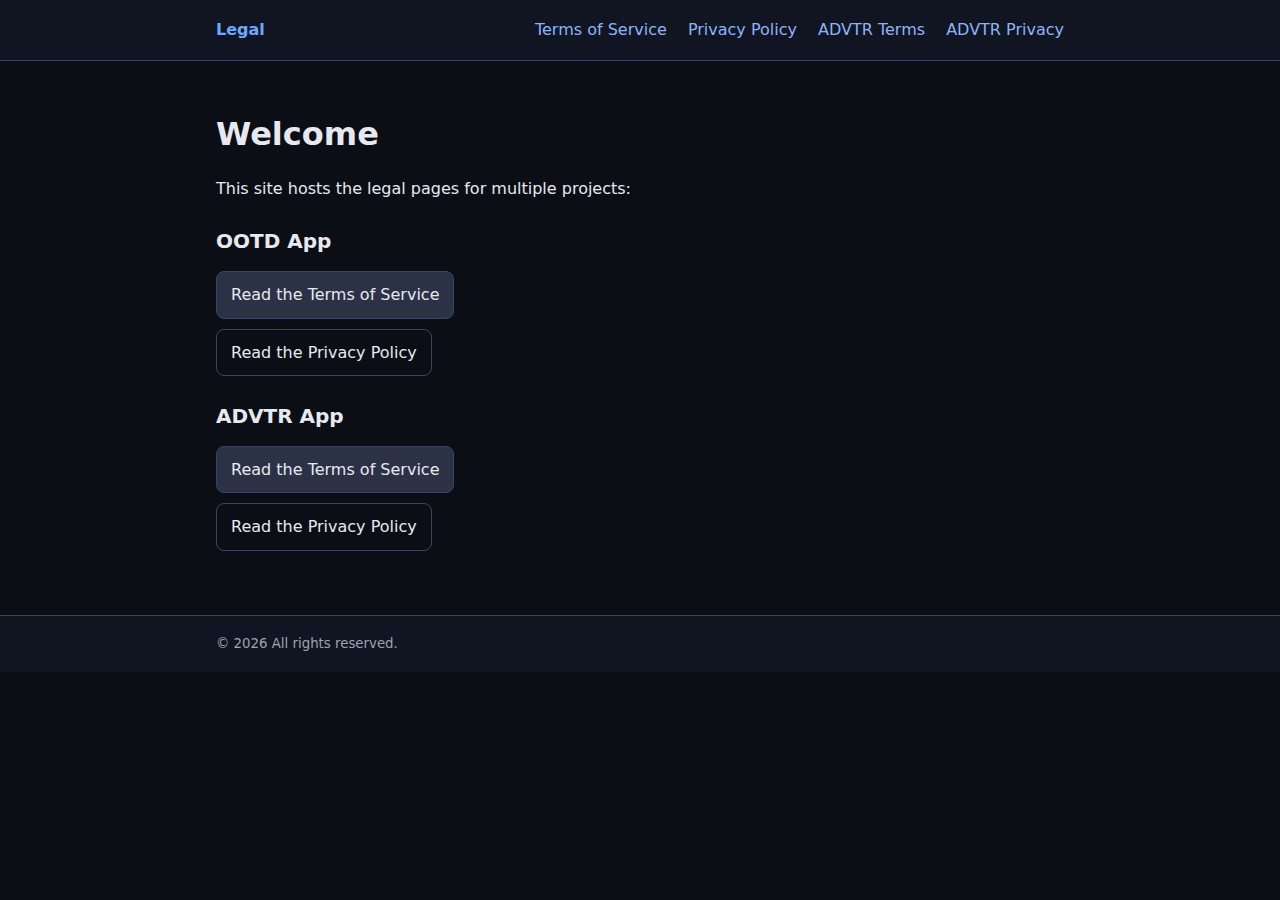
<file: index.html>
<!doctype html>
<html lang="en">
<head>
  <meta charset="utf-8">
  <meta name="viewport" content="width=device-width, initial-scale=1">
  <title>Legal | Terms & Privacy</title>
  <meta name="description" content="Legal pages: Terms of Service and Privacy Policy.">
  <link rel="stylesheet" href="styles.css">
</head>
<body>
  <header class="site-header">
    <div class="container">
      <a class="brand" href="index.html">Legal</a>
      <nav class="nav">
        <a href="terms.html">Terms of Service</a>
        <a href="privacy.html">Privacy Policy</a>
        <a href="advtr-terms.html">ADVTR Terms</a>
        <a href="advtr-privacy.html">ADVTR Privacy</a>
      </nav>
    </div>
  </header>
  <main class="container">
    <h1>Welcome</h1>
    <p>This site hosts the legal pages for multiple projects:</p>
    
    <h2>OOTD App</h2>
    <ul class="links">
      <li><a class="button" href="terms.html">Read the Terms of Service</a></li>
      <li><a class="button secondary" href="privacy.html">Read the Privacy Policy</a></li>
    </ul>

    <h2>ADVTR App</h2>
    <ul class="links">
      <li><a class="button" href="advtr-terms.html">Read the Terms of Service</a></li>
      <li><a class="button secondary" href="advtr-privacy.html">Read the Privacy Policy</a></li>
    </ul>
  </main>
  <footer class="site-footer">
    <div class="container">
      <small>&copy; <span id="year"></span> All rights reserved.</small>
    </div>
  </footer>
  <script>document.getElementById('year').textContent = new Date().getFullYear();</script>
  
</body>
</html>
</file>
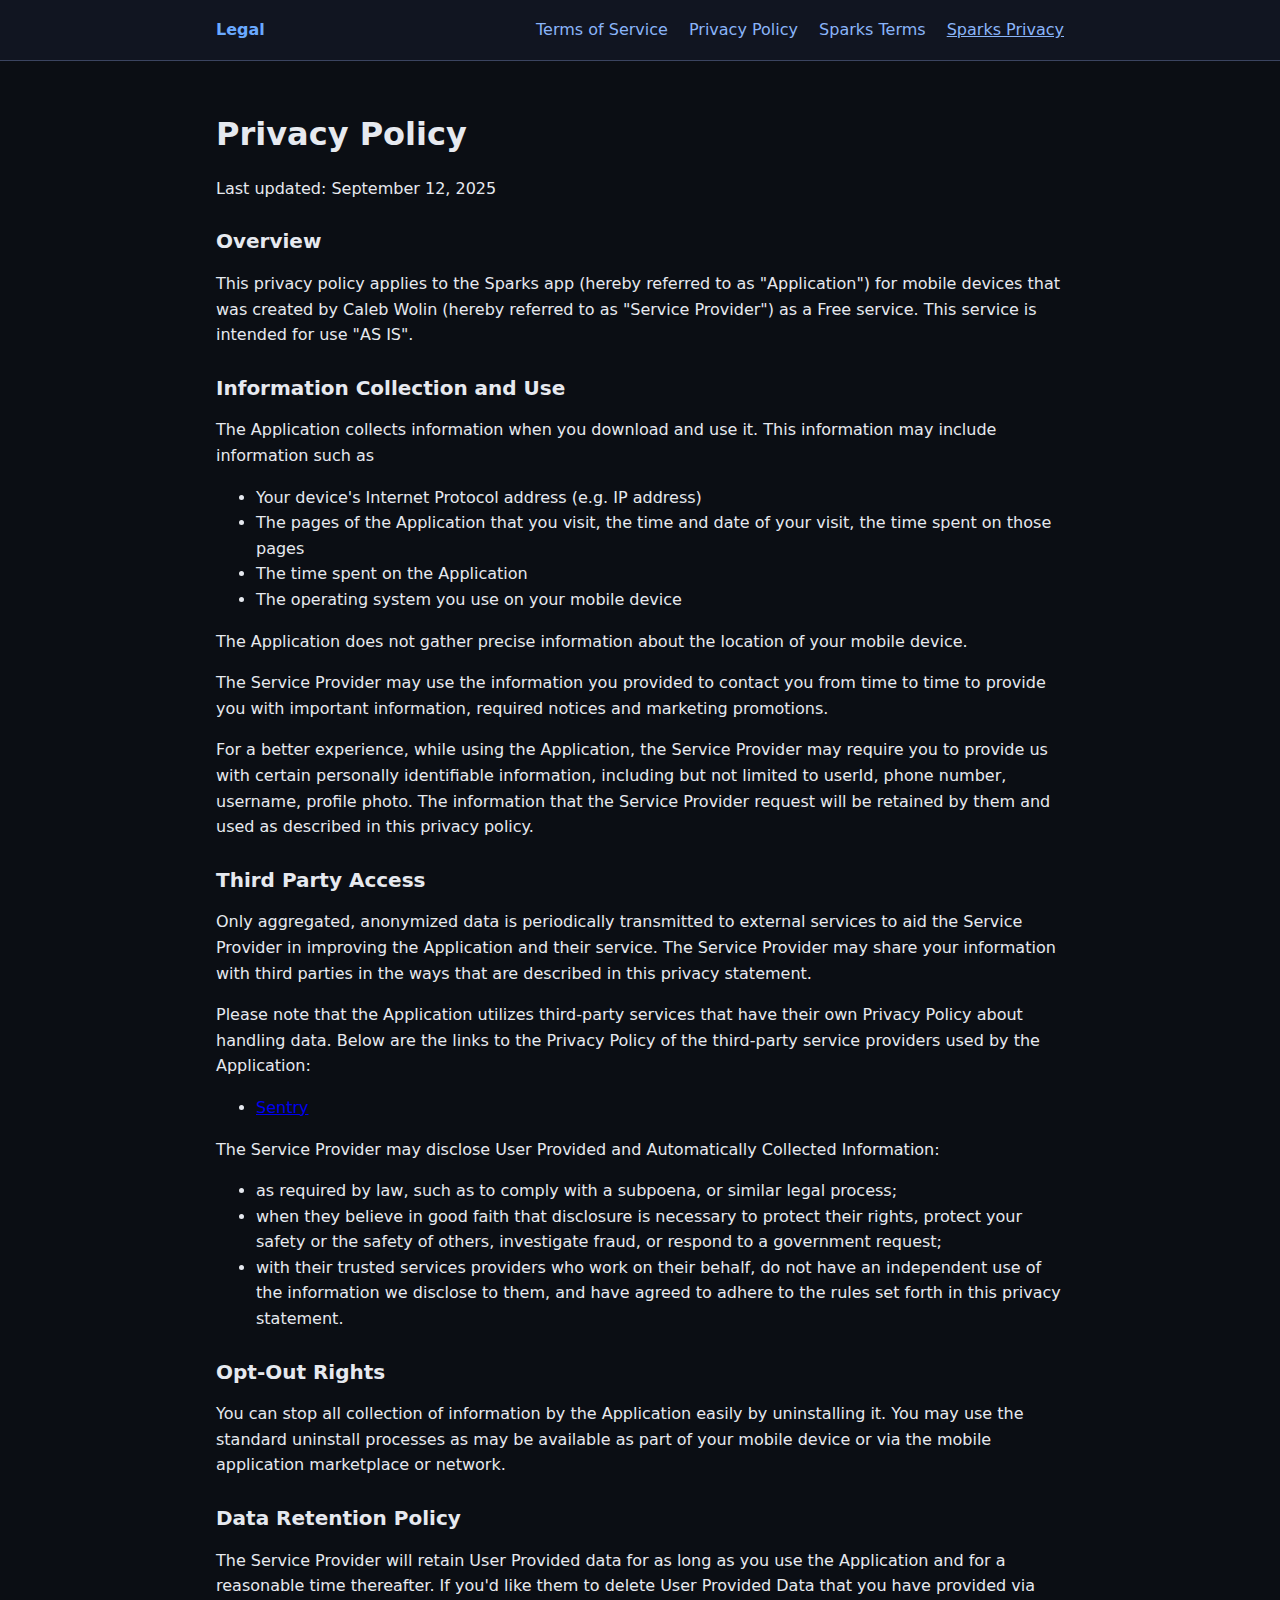
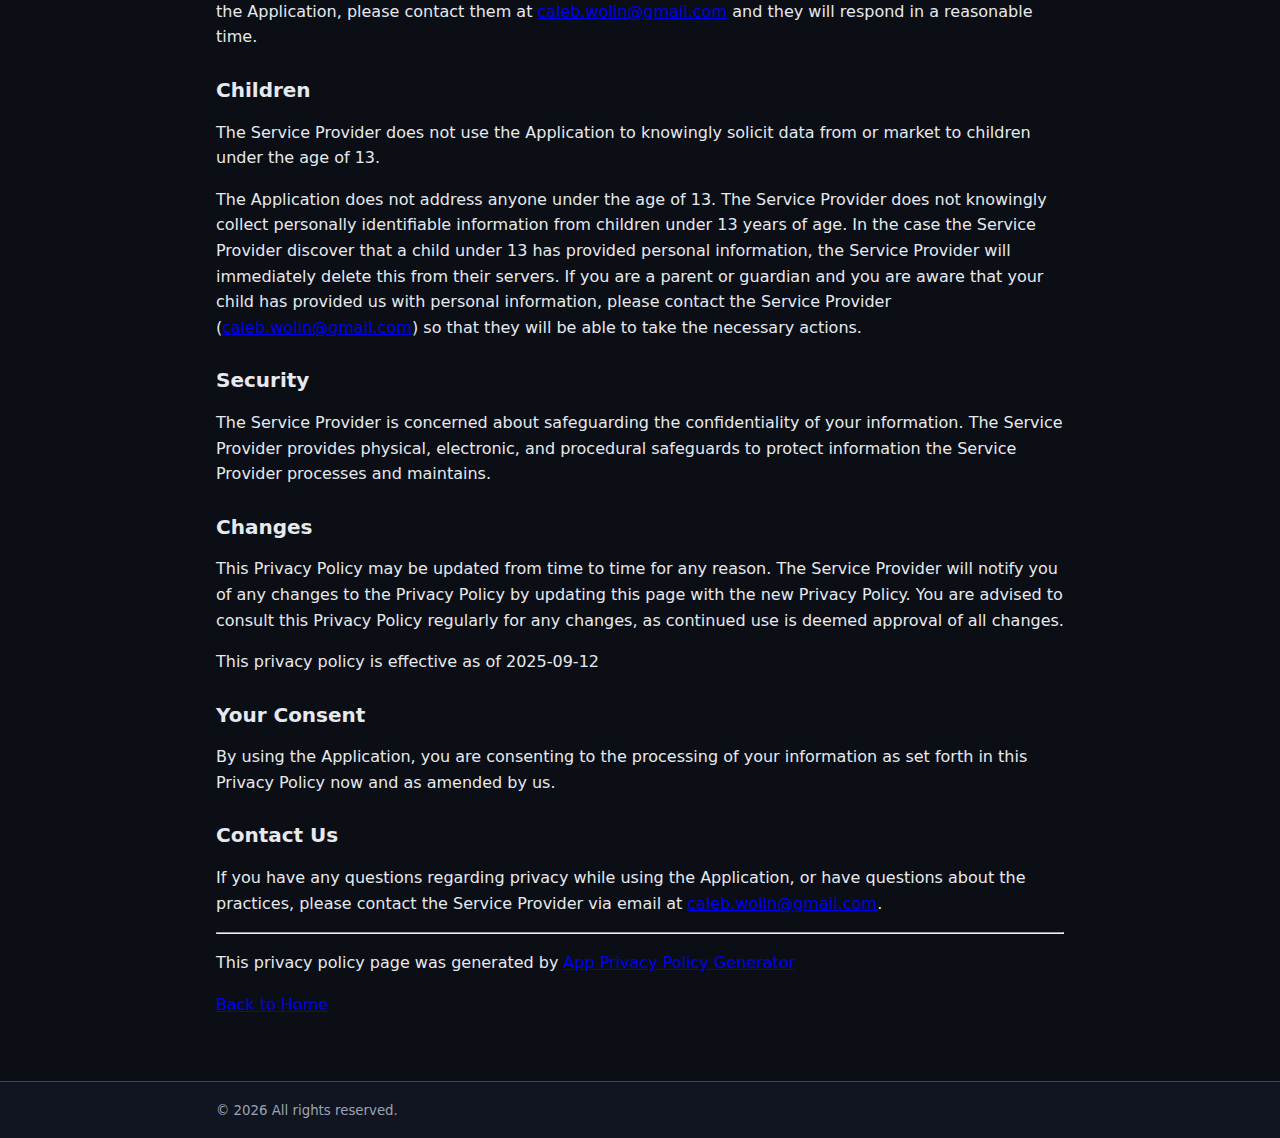
<file: advtr-privacy.html>
<!doctype html>
<html lang="en">
<head>
  <meta charset="utf-8">
  <meta name="viewport" content="width=device-width, initial-scale=1">
  <title>Sparks Privacy Policy</title>
  <meta name="description" content="Privacy Policy for Sparks app">
  <link rel="stylesheet" href="styles.css">
</head>
<body>
  <header class="site-header">
    <div class="container">
      <a class="brand" href="index.html">Legal</a>
      <nav class="nav">
        <a href="terms.html">Terms of Service</a>
        <a href="privacy.html">Privacy Policy</a>
        <a href="advtr-terms.html">Sparks Terms</a>
        <a href="advtr-privacy.html" aria-current="page">Sparks Privacy</a>
      </nav>
    </div>
  </header>
  <main class="container">
    <h1>Privacy Policy</h1>
    <p>Last updated: <time datetime="2025-09-12">September 12, 2025</time></p>

    <h2>Overview</h2>
    <p>This privacy policy applies to the Sparks app (hereby referred to as "Application") for mobile devices that was created by Caleb Wolin (hereby referred to as "Service Provider") as a Free service. This service is intended for use "AS IS".</p>

    <h2>Information Collection and Use</h2>
    <p>The Application collects information when you download and use it. This information may include information such as</p>
    <ul>
      <li>Your device's Internet Protocol address (e.g. IP address)</li>
      <li>The pages of the Application that you visit, the time and date of your visit, the time spent on those pages</li>
      <li>The time spent on the Application</li>
      <li>The operating system you use on your mobile device</li>
    </ul>

    <p>The Application does not gather precise information about the location of your mobile device.</p>

    <p>The Service Provider may use the information you provided to contact you from time to time to provide you with important information, required notices and marketing promotions.</p>

    <p>For a better experience, while using the Application, the Service Provider may require you to provide us with certain personally identifiable information, including but not limited to userId, phone number, username, profile photo. The information that the Service Provider request will be retained by them and used as described in this privacy policy.</p>

    <h2>Third Party Access</h2>
    <p>Only aggregated, anonymized data is periodically transmitted to external services to aid the Service Provider in improving the Application and their service. The Service Provider may share your information with third parties in the ways that are described in this privacy statement.</p>

    <p>Please note that the Application utilizes third-party services that have their own Privacy Policy about handling data. Below are the links to the Privacy Policy of the third-party service providers used by the Application:</p>
    <ul>
      <li><a href="https://sentry.io/privacy/" target="_blank" rel="noopener noreferrer">Sentry</a></li>
    </ul>

    <p>The Service Provider may disclose User Provided and Automatically Collected Information:</p>
    <ul>
      <li>as required by law, such as to comply with a subpoena, or similar legal process;</li>
      <li>when they believe in good faith that disclosure is necessary to protect their rights, protect your safety or the safety of others, investigate fraud, or respond to a government request;</li>
      <li>with their trusted services providers who work on their behalf, do not have an independent use of the information we disclose to them, and have agreed to adhere to the rules set forth in this privacy statement.</li>
    </ul>

    <h2>Opt-Out Rights</h2>
    <p>You can stop all collection of information by the Application easily by uninstalling it. You may use the standard uninstall processes as may be available as part of your mobile device or via the mobile application marketplace or network.</p>

    <h2>Data Retention Policy</h2>
    <p>The Service Provider will retain User Provided data for as long as you use the Application and for a reasonable time thereafter. If you'd like them to delete User Provided Data that you have provided via the Application, please contact them at <a href="mailto:caleb.wolin@gmail.com">caleb.wolin@gmail.com</a> and they will respond in a reasonable time.</p>

    <h2>Children</h2>
    <p>The Service Provider does not use the Application to knowingly solicit data from or market to children under the age of 13.</p>
    <p>The Application does not address anyone under the age of 13. The Service Provider does not knowingly collect personally identifiable information from children under 13 years of age. In the case the Service Provider discover that a child under 13 has provided personal information, the Service Provider will immediately delete this from their servers. If you are a parent or guardian and you are aware that your child has provided us with personal information, please contact the Service Provider (<a href="mailto:caleb.wolin@gmail.com">caleb.wolin@gmail.com</a>) so that they will be able to take the necessary actions.</p>

    <h2>Security</h2>
    <p>The Service Provider is concerned about safeguarding the confidentiality of your information. The Service Provider provides physical, electronic, and procedural safeguards to protect information the Service Provider processes and maintains.</p>

    <h2>Changes</h2>
    <p>This Privacy Policy may be updated from time to time for any reason. The Service Provider will notify you of any changes to the Privacy Policy by updating this page with the new Privacy Policy. You are advised to consult this Privacy Policy regularly for any changes, as continued use is deemed approval of all changes.</p>
    <p>This privacy policy is effective as of 2025-09-12</p>

    <h2>Your Consent</h2>
    <p>By using the Application, you are consenting to the processing of your information as set forth in this Privacy Policy now and as amended by us.</p>

    <h2>Contact Us</h2>
    <p>If you have any questions regarding privacy while using the Application, or have questions about the practices, please contact the Service Provider via email at <a href="mailto:caleb.wolin@gmail.com">caleb.wolin@gmail.com</a>.</p>

    <hr>
    <p>This privacy policy page was generated by <a href="https://app-privacy-policy-generator.nisrulz.com/" target="_blank" rel="noopener noreferrer">App Privacy Policy Generator</a></p>

    <p><a href="index.html">Back to Home</a></p>
  </main>
  <footer class="site-footer">
    <div class="container">
      <small>&copy; <span id="year"></span> All rights reserved.</small>
    </div>
  </footer>
  <script>document.getElementById('year').textContent = new Date().getFullYear();</script>
</body>
</html>
</file>
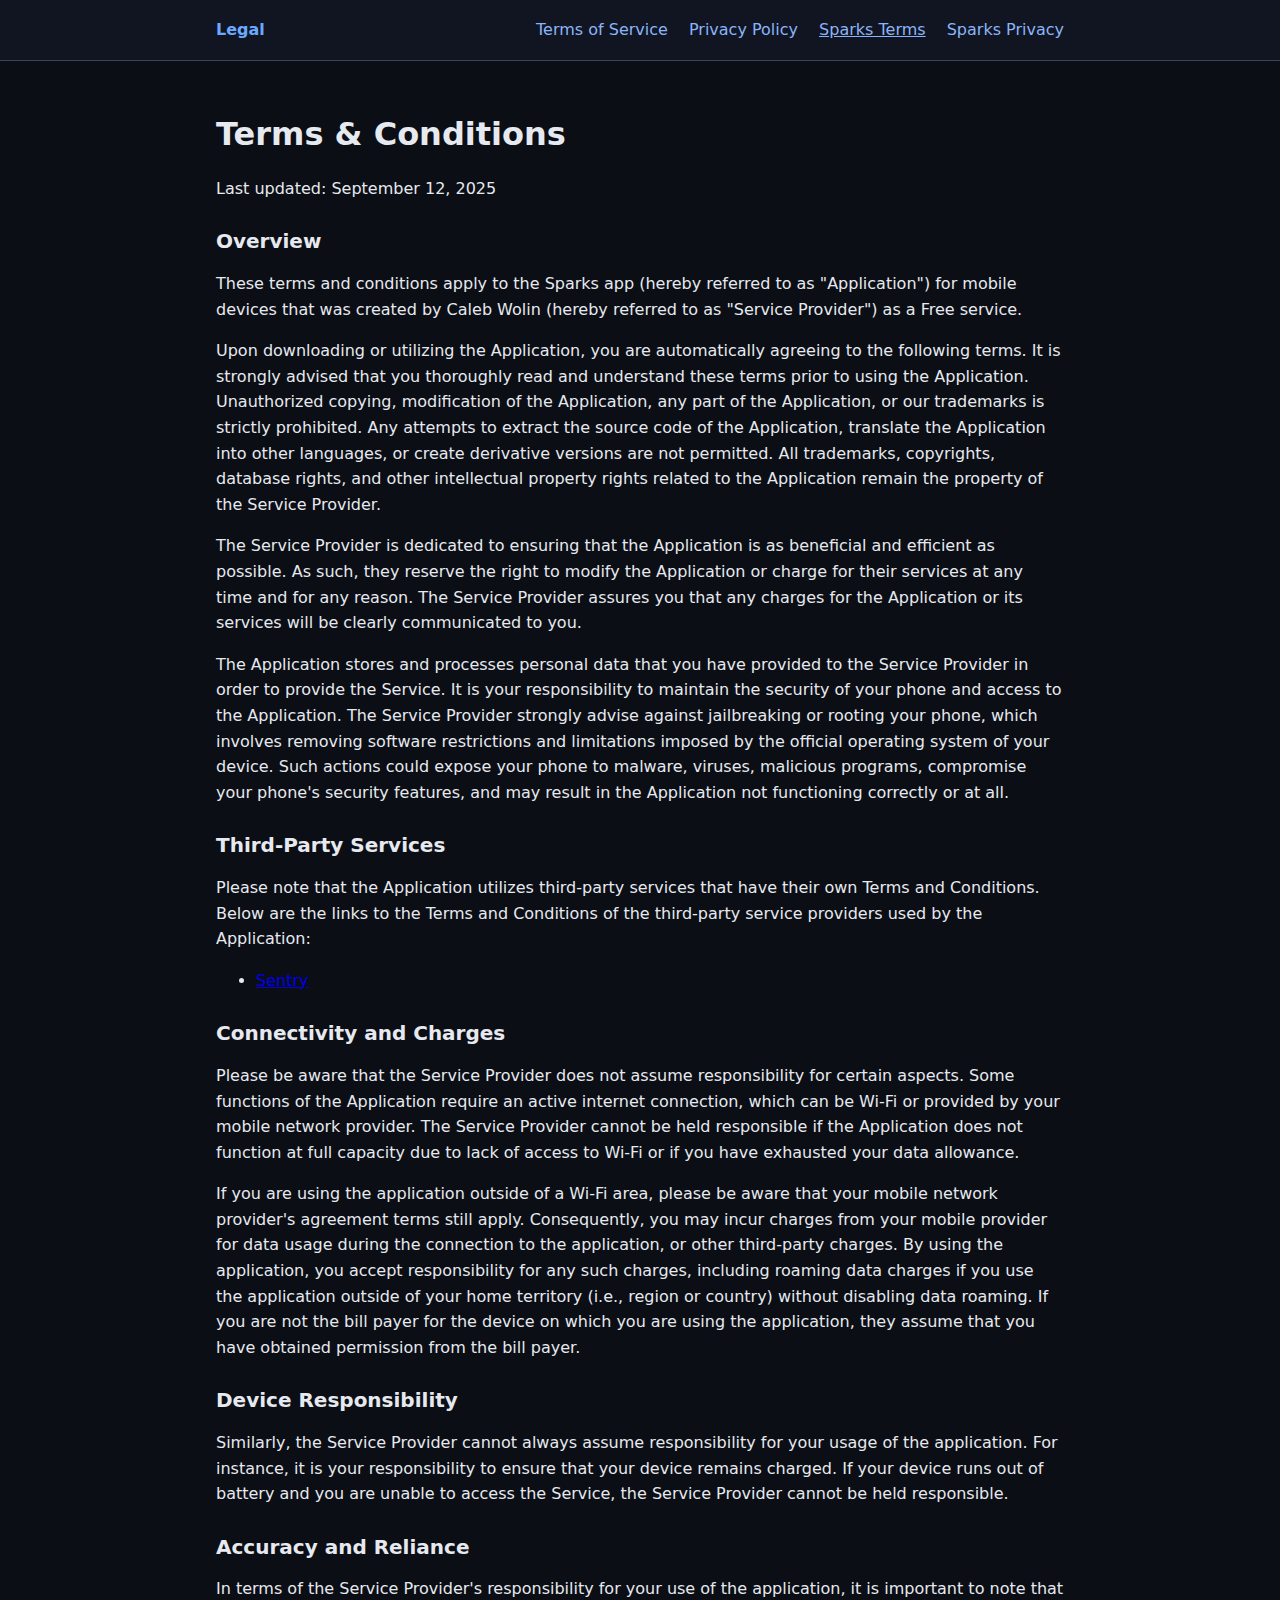
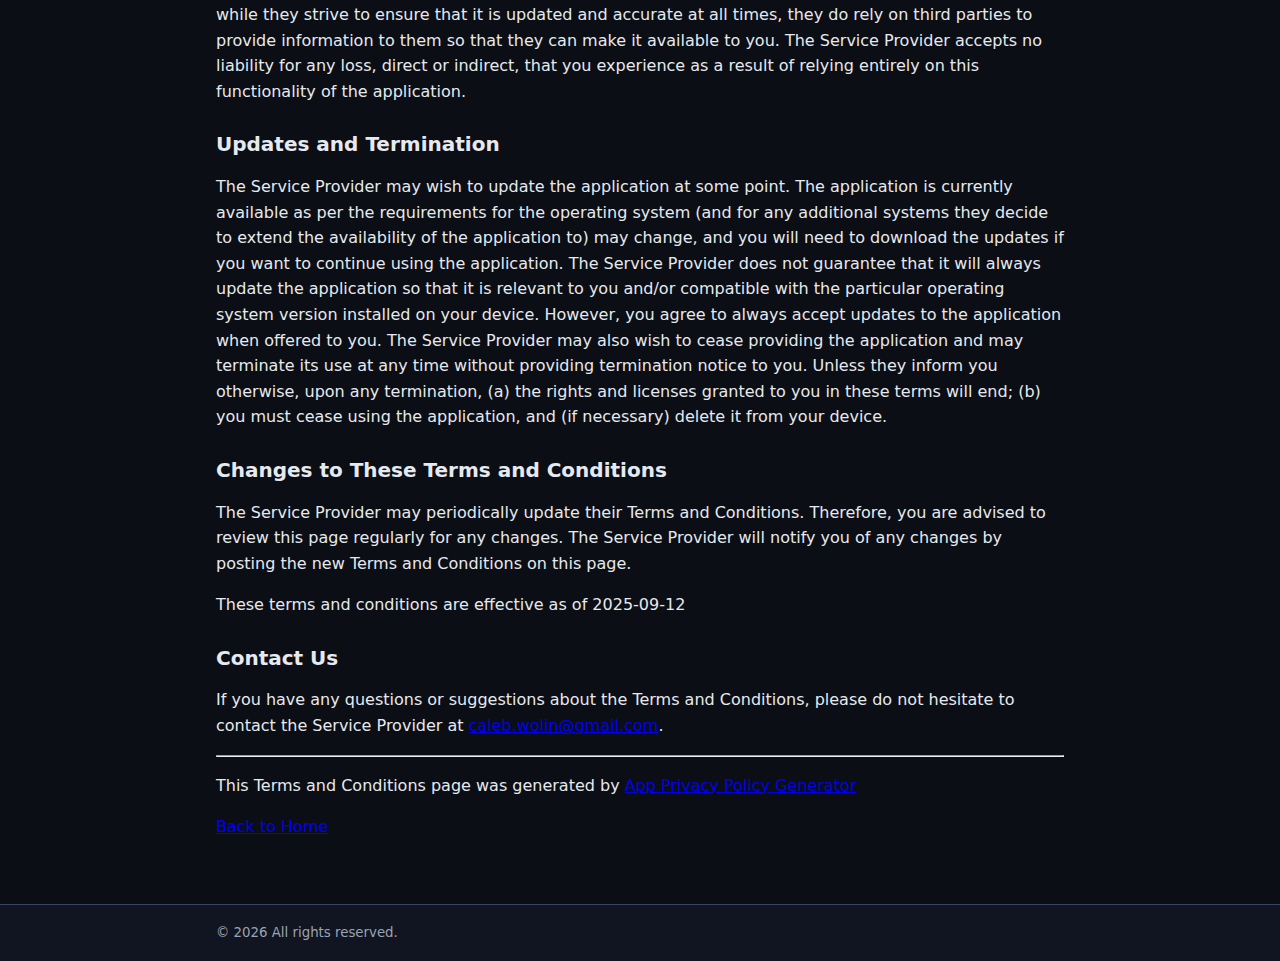
<file: advtr-terms.html>
<!doctype html>
<html lang="en">
<head>
  <meta charset="utf-8">
  <meta name="viewport" content="width=device-width, initial-scale=1">
  <title>Sparks Terms & Conditions</title>
  <meta name="description" content="Terms & Conditions for Sparks app">
  <link rel="stylesheet" href="styles.css">
</head>
<body>
  <header class="site-header">
    <div class="container">
      <a class="brand" href="index.html">Legal</a>
      <nav class="nav">
        <a href="terms.html">Terms of Service</a>
        <a href="privacy.html">Privacy Policy</a>
        <a href="advtr-terms.html" aria-current="page">Sparks Terms</a>
        <a href="advtr-privacy.html">Sparks Privacy</a>
      </nav>
    </div>
  </header>
  <main class="container">
    <h1>Terms & Conditions</h1>
    <p>Last updated: <time datetime="2025-09-12">September 12, 2025</time></p>

    <h2>Overview</h2>
    <p>These terms and conditions apply to the Sparks app (hereby referred to as "Application") for mobile devices that was created by Caleb Wolin (hereby referred to as "Service Provider") as a Free service.</p>

    <p>Upon downloading or utilizing the Application, you are automatically agreeing to the following terms. It is strongly advised that you thoroughly read and understand these terms prior to using the Application. Unauthorized copying, modification of the Application, any part of the Application, or our trademarks is strictly prohibited. Any attempts to extract the source code of the Application, translate the Application into other languages, or create derivative versions are not permitted. All trademarks, copyrights, database rights, and other intellectual property rights related to the Application remain the property of the Service Provider.</p>

    <p>The Service Provider is dedicated to ensuring that the Application is as beneficial and efficient as possible. As such, they reserve the right to modify the Application or charge for their services at any time and for any reason. The Service Provider assures you that any charges for the Application or its services will be clearly communicated to you.</p>

    <p>The Application stores and processes personal data that you have provided to the Service Provider in order to provide the Service. It is your responsibility to maintain the security of your phone and access to the Application. The Service Provider strongly advise against jailbreaking or rooting your phone, which involves removing software restrictions and limitations imposed by the official operating system of your device. Such actions could expose your phone to malware, viruses, malicious programs, compromise your phone's security features, and may result in the Application not functioning correctly or at all.</p>

    <h2>Third-Party Services</h2>
    <p>Please note that the Application utilizes third-party services that have their own Terms and Conditions. Below are the links to the Terms and Conditions of the third-party service providers used by the Application:</p>
    <ul>
      <li><a href="https://sentry.io/terms/" target="_blank" rel="noopener noreferrer">Sentry</a></li>
    </ul>

    <h2>Connectivity and Charges</h2>
    <p>Please be aware that the Service Provider does not assume responsibility for certain aspects. Some functions of the Application require an active internet connection, which can be Wi-Fi or provided by your mobile network provider. The Service Provider cannot be held responsible if the Application does not function at full capacity due to lack of access to Wi-Fi or if you have exhausted your data allowance.</p>

    <p>If you are using the application outside of a Wi-Fi area, please be aware that your mobile network provider's agreement terms still apply. Consequently, you may incur charges from your mobile provider for data usage during the connection to the application, or other third-party charges. By using the application, you accept responsibility for any such charges, including roaming data charges if you use the application outside of your home territory (i.e., region or country) without disabling data roaming. If you are not the bill payer for the device on which you are using the application, they assume that you have obtained permission from the bill payer.</p>

    <h2>Device Responsibility</h2>
    <p>Similarly, the Service Provider cannot always assume responsibility for your usage of the application. For instance, it is your responsibility to ensure that your device remains charged. If your device runs out of battery and you are unable to access the Service, the Service Provider cannot be held responsible.</p>

    <h2>Accuracy and Reliance</h2>
    <p>In terms of the Service Provider's responsibility for your use of the application, it is important to note that while they strive to ensure that it is updated and accurate at all times, they do rely on third parties to provide information to them so that they can make it available to you. The Service Provider accepts no liability for any loss, direct or indirect, that you experience as a result of relying entirely on this functionality of the application.</p>

    <h2>Updates and Termination</h2>
    <p>The Service Provider may wish to update the application at some point. The application is currently available as per the requirements for the operating system (and for any additional systems they decide to extend the availability of the application to) may change, and you will need to download the updates if you want to continue using the application. The Service Provider does not guarantee that it will always update the application so that it is relevant to you and/or compatible with the particular operating system version installed on your device. However, you agree to always accept updates to the application when offered to you. The Service Provider may also wish to cease providing the application and may terminate its use at any time without providing termination notice to you. Unless they inform you otherwise, upon any termination, (a) the rights and licenses granted to you in these terms will end; (b) you must cease using the application, and (if necessary) delete it from your device.</p>

    <h2>Changes to These Terms and Conditions</h2>
    <p>The Service Provider may periodically update their Terms and Conditions. Therefore, you are advised to review this page regularly for any changes. The Service Provider will notify you of any changes by posting the new Terms and Conditions on this page.</p>
    <p>These terms and conditions are effective as of 2025-09-12</p>

    <h2>Contact Us</h2>
    <p>If you have any questions or suggestions about the Terms and Conditions, please do not hesitate to contact the Service Provider at <a href="mailto:caleb.wolin@gmail.com">caleb.wolin@gmail.com</a>.</p>

    <hr>
    <p>This Terms and Conditions page was generated by <a href="https://app-privacy-policy-generator.nisrulz.com/" target="_blank" rel="noopener noreferrer">App Privacy Policy Generator</a></p>

    <p><a href="index.html">Back to Home</a></p>
  </main>
  <footer class="site-footer">
    <div class="container">
      <small>&copy; <span id="year"></span> All rights reserved.</small>
    </div>
  </footer>
  <script>document.getElementById('year').textContent = new Date().getFullYear();</script>
</body>
</html>
</file>
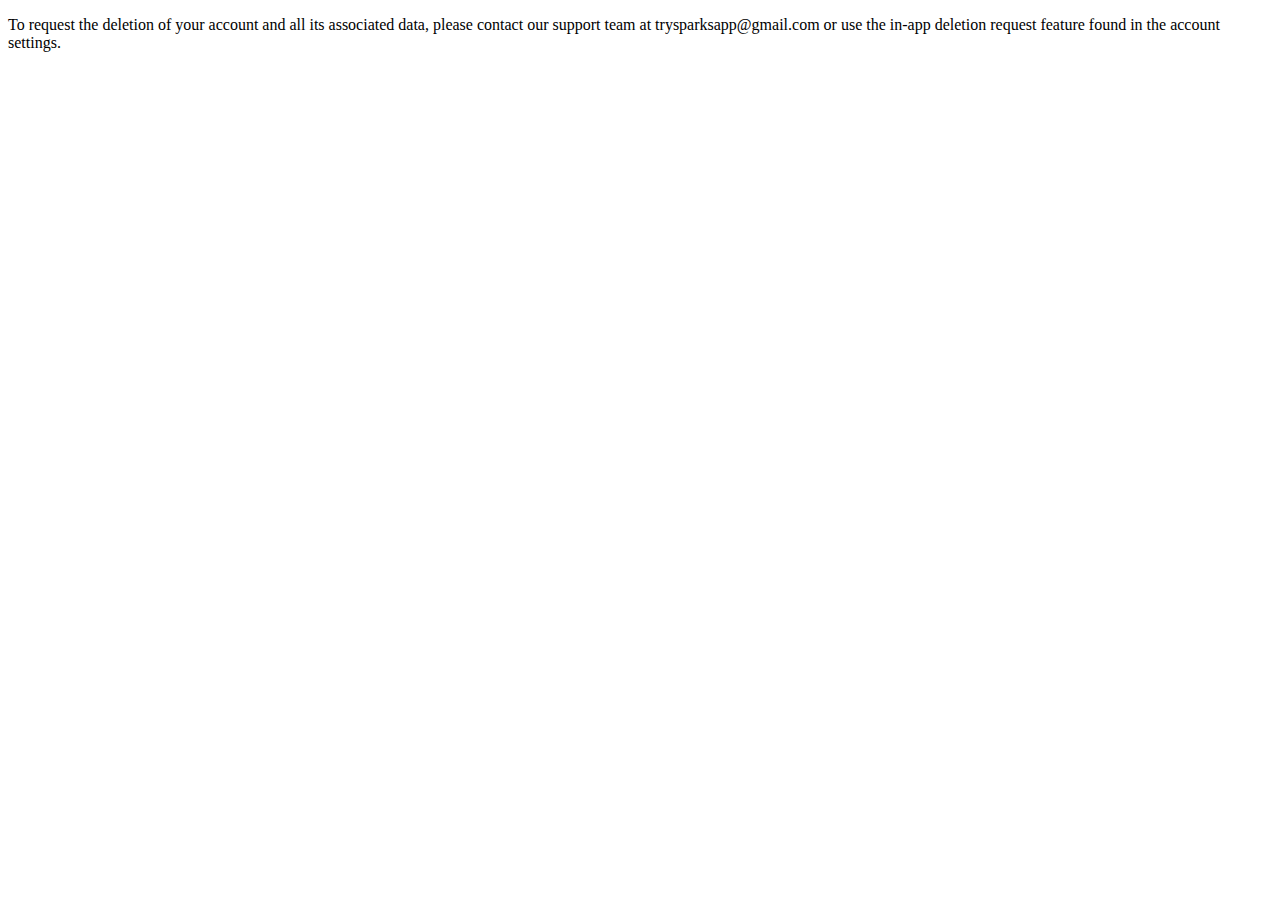
<file: deletion-request.html>
<!DOCTYPE html>
<html lang="en">
<head>
    <meta charset="UTF-8">
    <meta name="viewport" content="width=device-width, initial-scale=1.0">
    <title>Deletion Request</title>
</head>
<body>
    <p>
        To request the deletion of your account and all its associated data, please contact our support team at trysparksapp@gmail.com or use the in-app deletion request feature found in the account settings.
    </p>
</body>
</html>
</file>
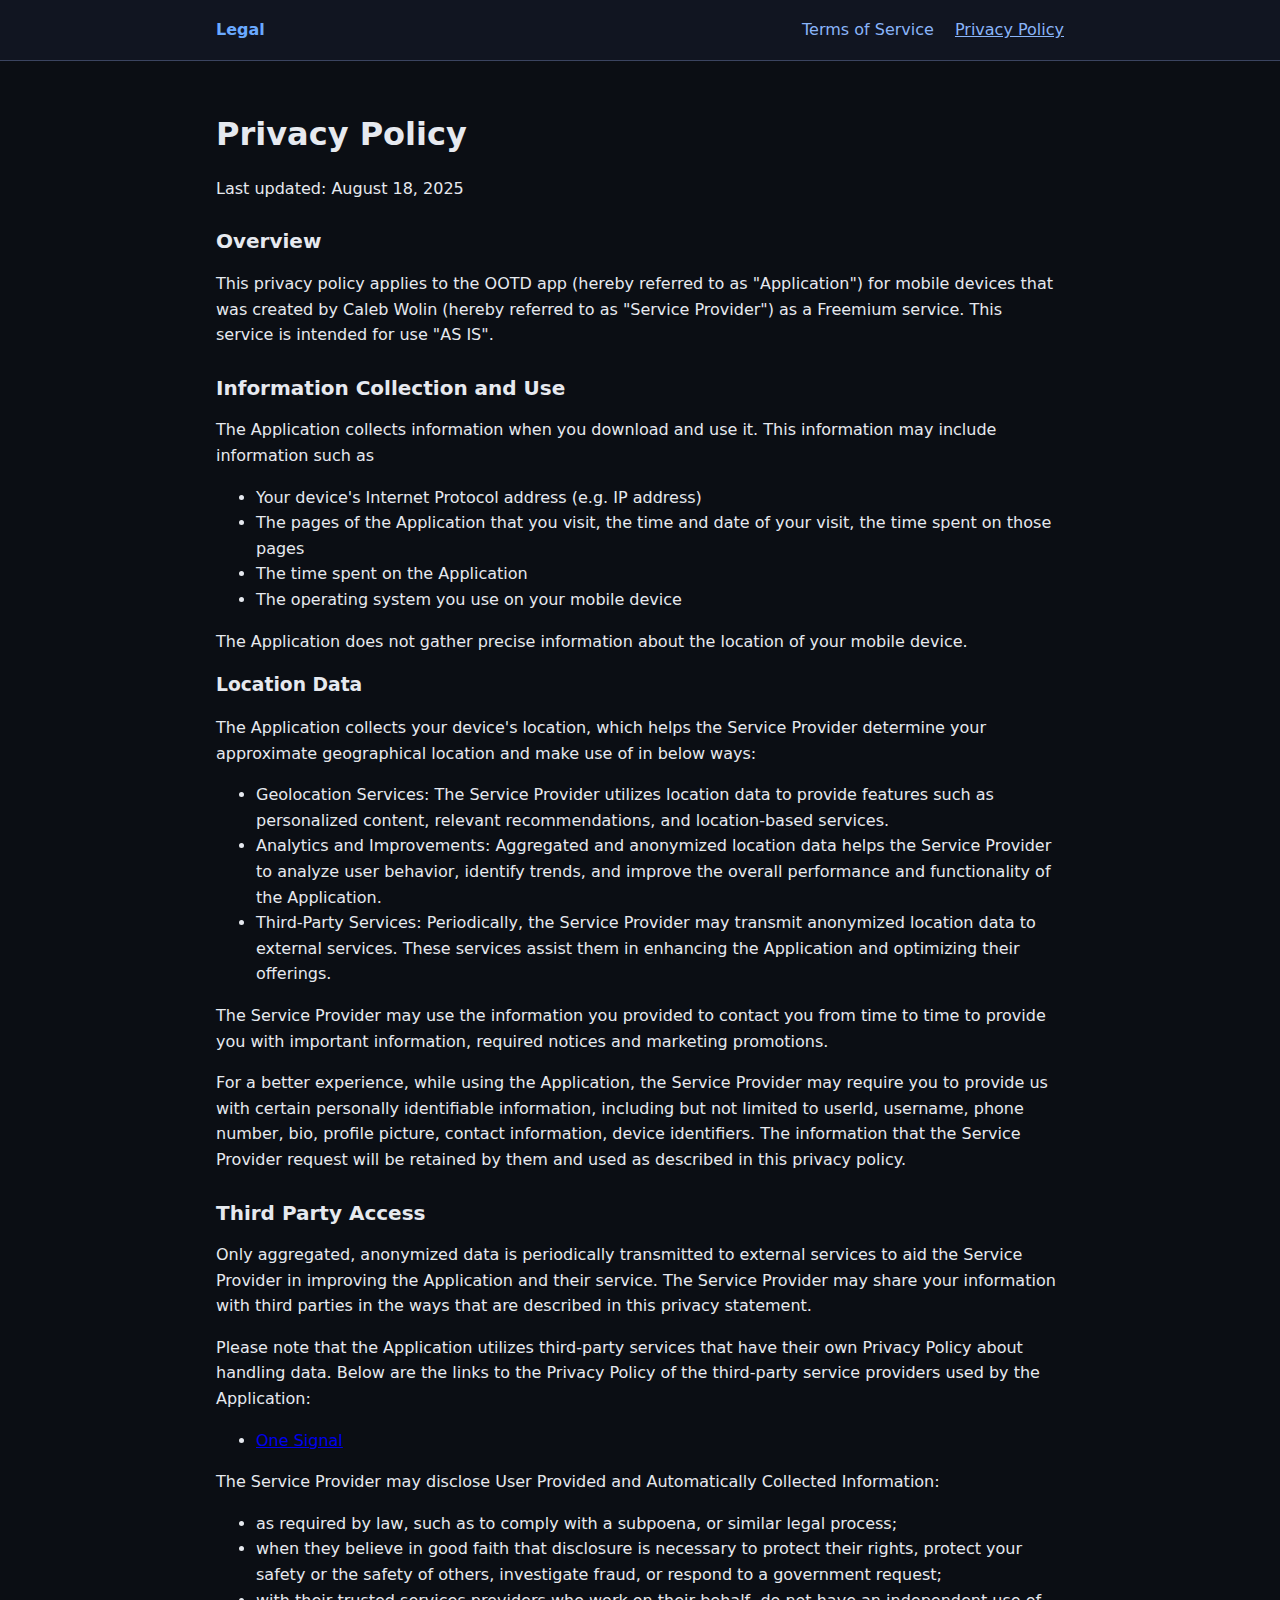
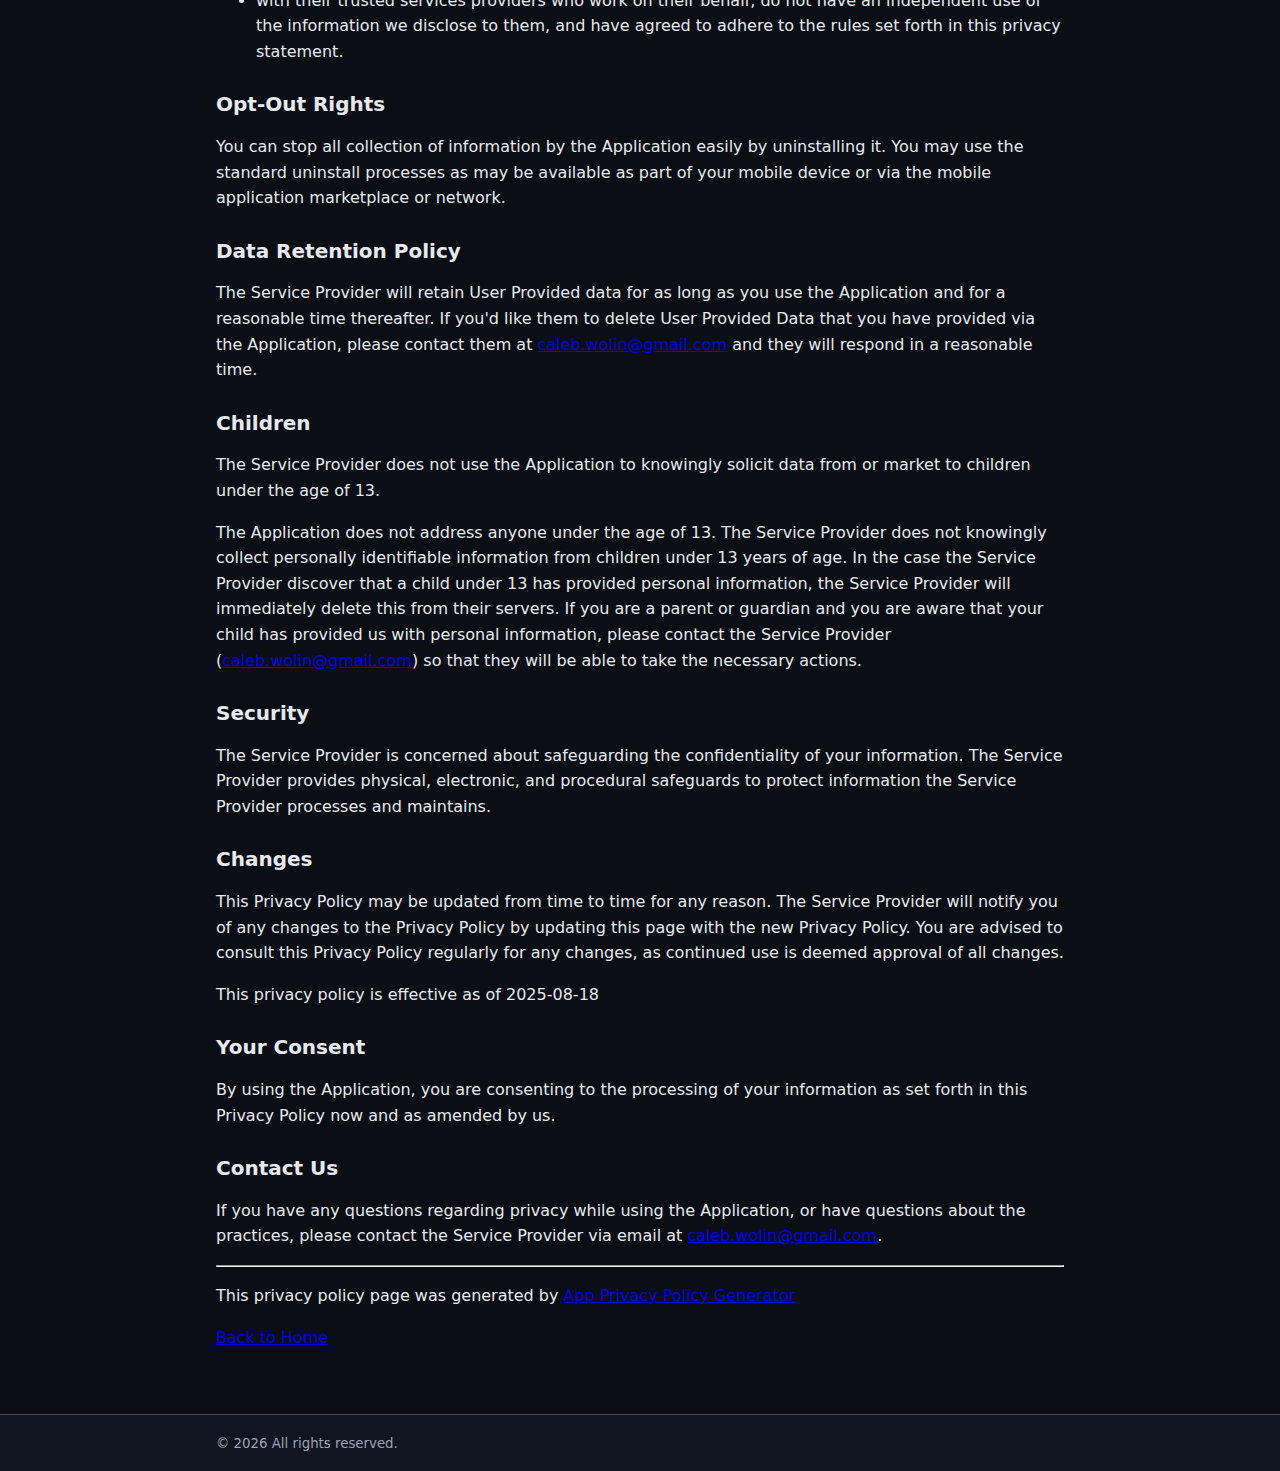
<file: privacy.html>
<!doctype html>
<html lang="en">
<head>
  <meta charset="utf-8">
  <meta name="viewport" content="width=device-width, initial-scale=1">
  <title>Privacy Policy</title>
  <meta name="description" content="Privacy Policy">
  <link rel="stylesheet" href="styles.css">
</head>
<body>
  <header class="site-header">
    <div class="container">
      <a class="brand" href="index.html">Legal</a>
      <nav class="nav">
        <a href="terms.html">Terms of Service</a>
        <a href="privacy.html" aria-current="page">Privacy Policy</a>
      </nav>
    </div>
  </header>
  <main class="container">
    <h1>Privacy Policy</h1>
    <p>Last updated: <time datetime="2025-08-18">August 18, 2025</time></p>

    <h2>Overview</h2>
    <p>This privacy policy applies to the OOTD app (hereby referred to as "Application") for mobile devices that was created by Caleb Wolin (hereby referred to as "Service Provider") as a Freemium service. This service is intended for use "AS IS".</p>

    <h2>Information Collection and Use</h2>
    <p>The Application collects information when you download and use it. This information may include information such as</p>
    <ul>
      <li>Your device's Internet Protocol address (e.g. IP address)</li>
      <li>The pages of the Application that you visit, the time and date of your visit, the time spent on those pages</li>
      <li>The time spent on the Application</li>
      <li>The operating system you use on your mobile device</li>
    </ul>

    <p>The Application does not gather precise information about the location of your mobile device.</p>

    <h3>Location Data</h3>
    <p>The Application collects your device's location, which helps the Service Provider determine your approximate geographical location and make use of in below ways:</p>
    <ul>
      <li>Geolocation Services: The Service Provider utilizes location data to provide features such as personalized content, relevant recommendations, and location-based services.</li>
      <li>Analytics and Improvements: Aggregated and anonymized location data helps the Service Provider to analyze user behavior, identify trends, and improve the overall performance and functionality of the Application.</li>
      <li>Third-Party Services: Periodically, the Service Provider may transmit anonymized location data to external services. These services assist them in enhancing the Application and optimizing their offerings.</li>
    </ul>

    <p>The Service Provider may use the information you provided to contact you from time to time to provide you with important information, required notices and marketing promotions.</p>

    <p>For a better experience, while using the Application, the Service Provider may require you to provide us with certain personally identifiable information, including but not limited to userId, username, phone number, bio, profile picture, contact information, device identifiers. The information that the Service Provider request will be retained by them and used as described in this privacy policy.</p>

    <h2>Third Party Access</h2>
    <p>Only aggregated, anonymized data is periodically transmitted to external services to aid the Service Provider in improving the Application and their service. The Service Provider may share your information with third parties in the ways that are described in this privacy statement.</p>

    <p>Please note that the Application utilizes third-party services that have their own Privacy Policy about handling data. Below are the links to the Privacy Policy of the third-party service providers used by the Application:</p>
    <ul>
      <li><a href="https://onesignal.com/privacy_policy" target="_blank" rel="noopener noreferrer">One Signal</a></li>
    </ul>

    <p>The Service Provider may disclose User Provided and Automatically Collected Information:</p>
    <ul>
      <li>as required by law, such as to comply with a subpoena, or similar legal process;</li>
      <li>when they believe in good faith that disclosure is necessary to protect their rights, protect your safety or the safety of others, investigate fraud, or respond to a government request;</li>
      <li>with their trusted services providers who work on their behalf, do not have an independent use of the information we disclose to them, and have agreed to adhere to the rules set forth in this privacy statement.</li>
    </ul>

    <h2>Opt-Out Rights</h2>
    <p>You can stop all collection of information by the Application easily by uninstalling it. You may use the standard uninstall processes as may be available as part of your mobile device or via the mobile application marketplace or network.</p>

    <h2>Data Retention Policy</h2>
    <p>The Service Provider will retain User Provided data for as long as you use the Application and for a reasonable time thereafter. If you'd like them to delete User Provided Data that you have provided via the Application, please contact them at <a href="mailto:caleb.wolin@gmail.com">caleb.wolin@gmail.com</a> and they will respond in a reasonable time.</p>

    <h2>Children</h2>
    <p>The Service Provider does not use the Application to knowingly solicit data from or market to children under the age of 13.</p>
    <p>The Application does not address anyone under the age of 13. The Service Provider does not knowingly collect personally identifiable information from children under 13 years of age. In the case the Service Provider discover that a child under 13 has provided personal information, the Service Provider will immediately delete this from their servers. If you are a parent or guardian and you are aware that your child has provided us with personal information, please contact the Service Provider (<a href="mailto:caleb.wolin@gmail.com">caleb.wolin@gmail.com</a>) so that they will be able to take the necessary actions.</p>

    <h2>Security</h2>
    <p>The Service Provider is concerned about safeguarding the confidentiality of your information. The Service Provider provides physical, electronic, and procedural safeguards to protect information the Service Provider processes and maintains.</p>

    <h2>Changes</h2>
    <p>This Privacy Policy may be updated from time to time for any reason. The Service Provider will notify you of any changes to the Privacy Policy by updating this page with the new Privacy Policy. You are advised to consult this Privacy Policy regularly for any changes, as continued use is deemed approval of all changes.</p>
    <p>This privacy policy is effective as of 2025-08-18</p>

    <h2>Your Consent</h2>
    <p>By using the Application, you are consenting to the processing of your information as set forth in this Privacy Policy now and as amended by us.</p>

    <h2>Contact Us</h2>
    <p>If you have any questions regarding privacy while using the Application, or have questions about the practices, please contact the Service Provider via email at <a href="mailto:caleb.wolin@gmail.com">caleb.wolin@gmail.com</a>.</p>

    <hr>
    <p>This privacy policy page was generated by <a href="https://app-privacy-policy-generator.nisrulz.com/" target="_blank" rel="noopener noreferrer">App Privacy Policy Generator</a></p>

    <p><a href="index.html">Back to Home</a></p>
  </main>
  <footer class="site-footer">
    <div class="container">
      <small>&copy; <span id="year"></span> All rights reserved.</small>
    </div>
  </footer>
  <script>document.getElementById('year').textContent = new Date().getFullYear();</script>
</body>
</html>
</file>
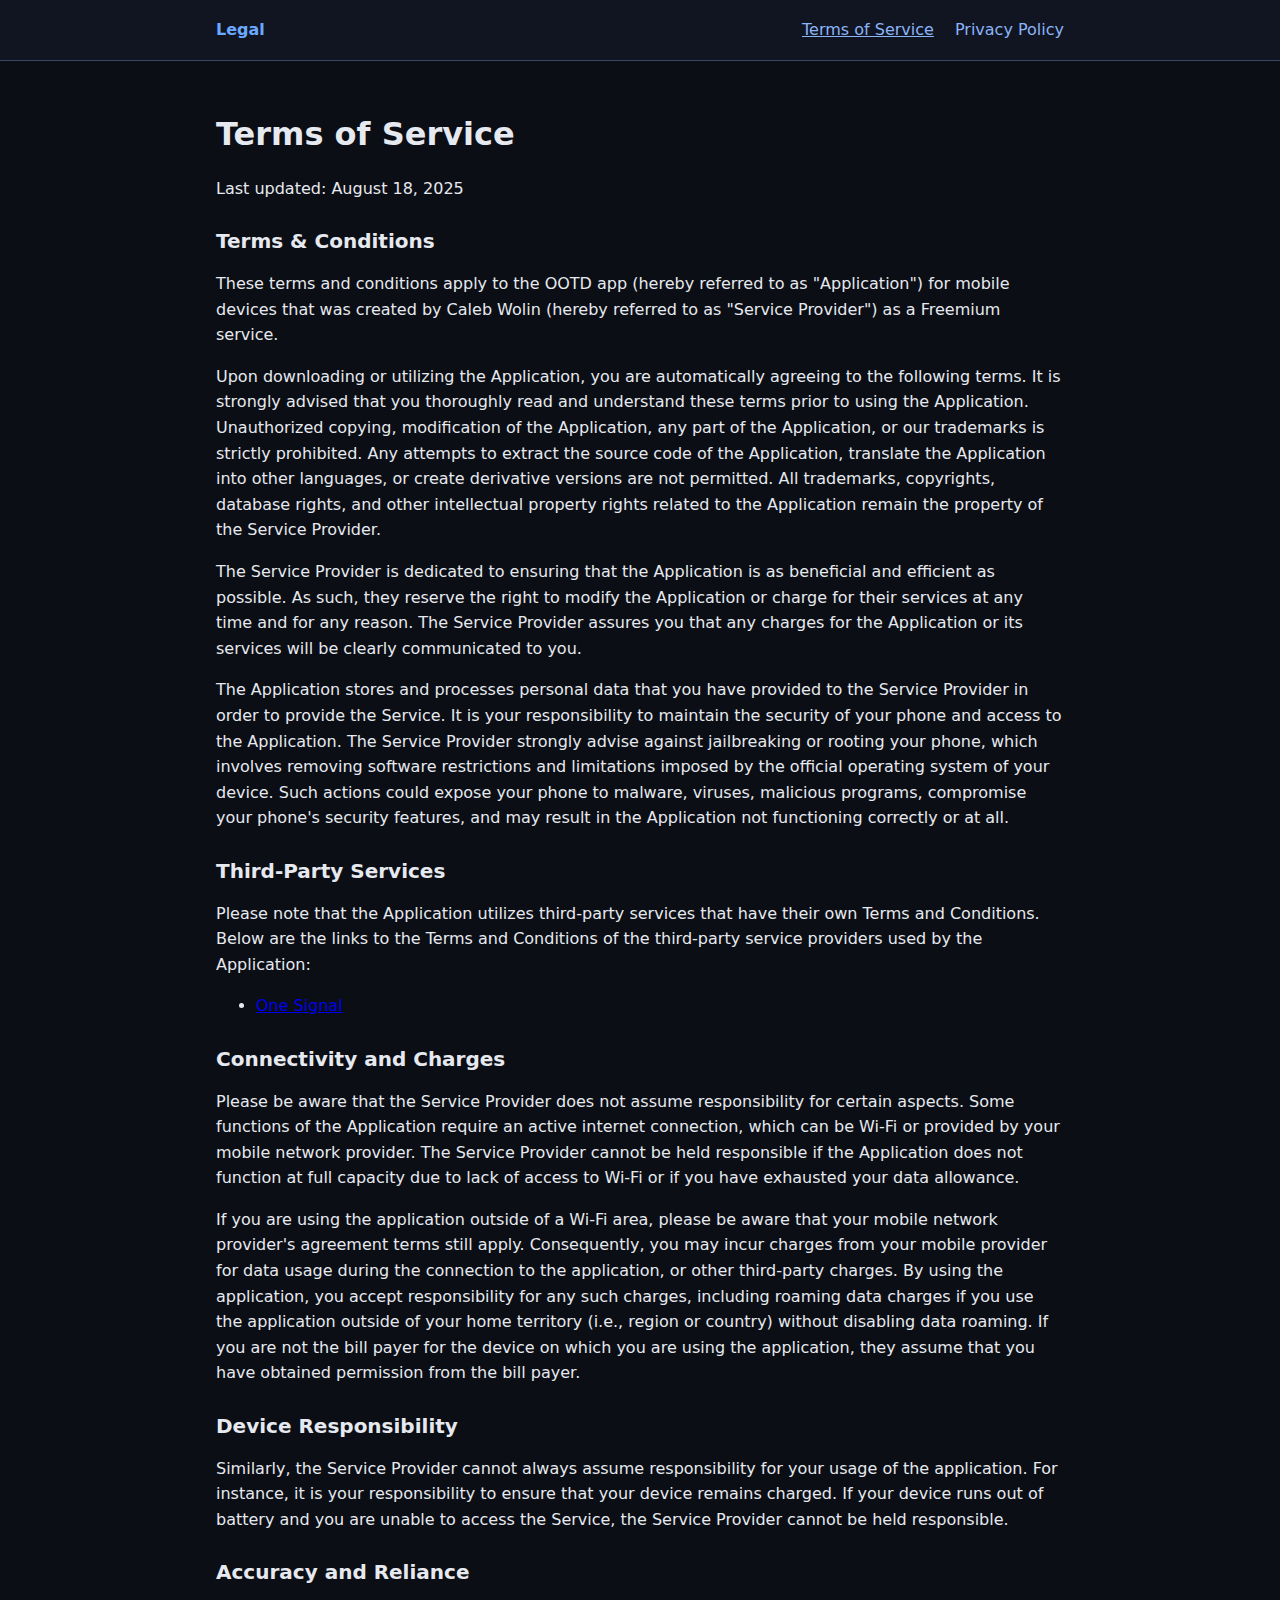
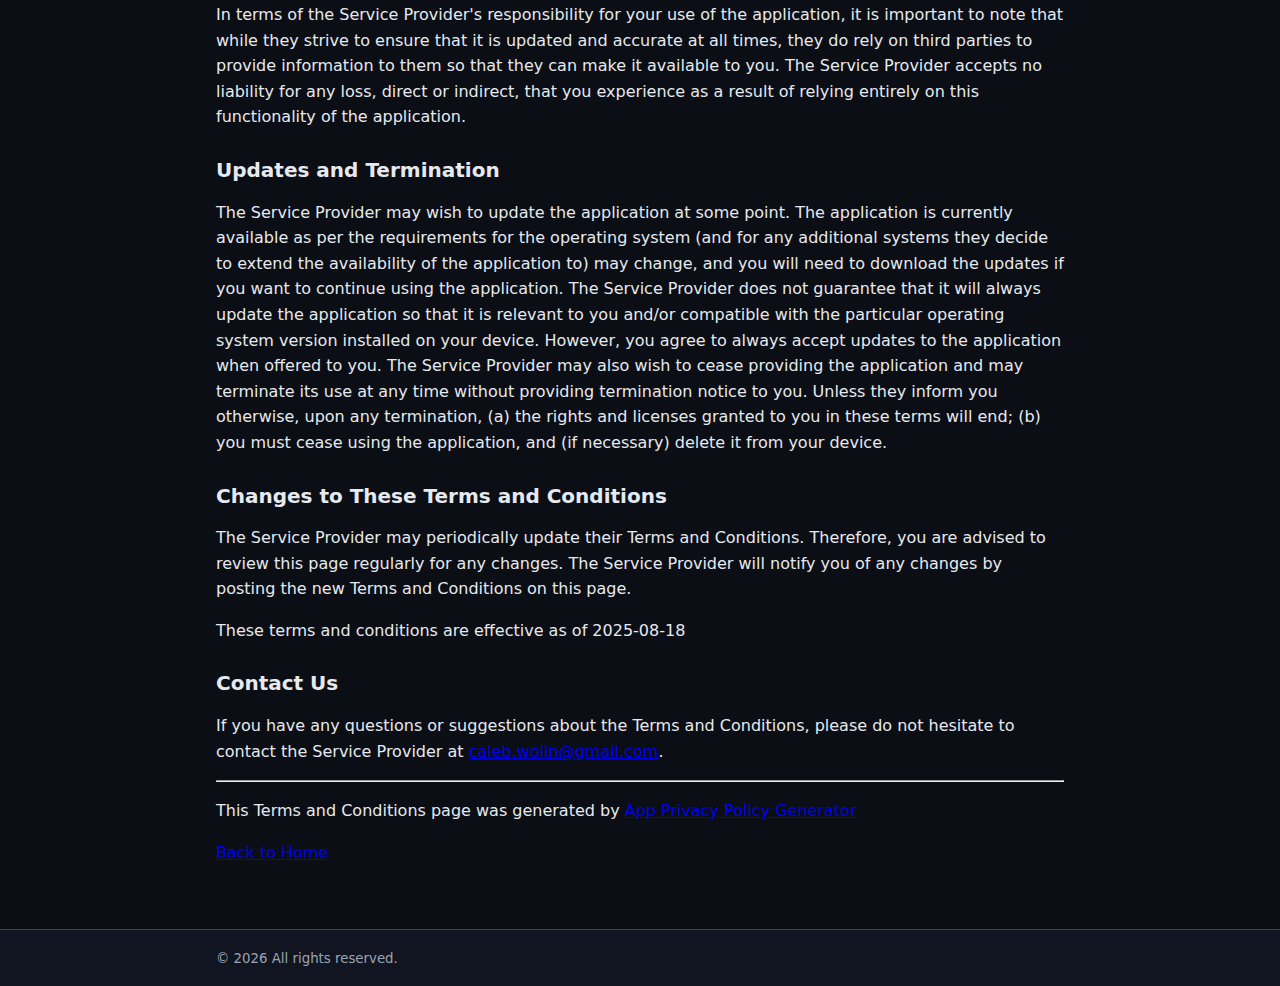
<file: terms.html>
<!doctype html>
<html lang="en">
<head>
  <meta charset="utf-8">
  <meta name="viewport" content="width=device-width, initial-scale=1">
  <title>Terms of Service</title>
  <meta name="description" content="Terms of Service">
  <link rel="stylesheet" href="styles.css">
</head>
<body>
  <header class="site-header">
    <div class="container">
      <a class="brand" href="index.html">Legal</a>
      <nav class="nav">
        <a href="terms.html" aria-current="page">Terms of Service</a>
        <a href="privacy.html">Privacy Policy</a>
      </nav>
    </div>
  </header>
  <main class="container">
    <h1>Terms of Service</h1>
    <p>Last updated: <time datetime="2025-08-18">August 18, 2025</time></p>

    <h2>Terms &amp; Conditions</h2>
    <p>These terms and conditions apply to the OOTD app (hereby referred to as "Application") for mobile devices that was created by Caleb Wolin (hereby referred to as "Service Provider") as a Freemium service.</p>

    <p>Upon downloading or utilizing the Application, you are automatically agreeing to the following terms. It is strongly advised that you thoroughly read and understand these terms prior to using the Application. Unauthorized copying, modification of the Application, any part of the Application, or our trademarks is strictly prohibited. Any attempts to extract the source code of the Application, translate the Application into other languages, or create derivative versions are not permitted. All trademarks, copyrights, database rights, and other intellectual property rights related to the Application remain the property of the Service Provider.</p>

    <p>The Service Provider is dedicated to ensuring that the Application is as beneficial and efficient as possible. As such, they reserve the right to modify the Application or charge for their services at any time and for any reason. The Service Provider assures you that any charges for the Application or its services will be clearly communicated to you.</p>

    <p>The Application stores and processes personal data that you have provided to the Service Provider in order to provide the Service. It is your responsibility to maintain the security of your phone and access to the Application. The Service Provider strongly advise against jailbreaking or rooting your phone, which involves removing software restrictions and limitations imposed by the official operating system of your device. Such actions could expose your phone to malware, viruses, malicious programs, compromise your phone's security features, and may result in the Application not functioning correctly or at all.</p>

    <h2>Third-Party Services</h2>
    <p>Please note that the Application utilizes third-party services that have their own Terms and Conditions. Below are the links to the Terms and Conditions of the third-party service providers used by the Application:</p>
    <ul>
      <li><a href="https://onesignal.com/tos" target="_blank" rel="noopener noreferrer">One Signal</a></li>
    </ul>

    <h2>Connectivity and Charges</h2>
    <p>Please be aware that the Service Provider does not assume responsibility for certain aspects. Some functions of the Application require an active internet connection, which can be Wi-Fi or provided by your mobile network provider. The Service Provider cannot be held responsible if the Application does not function at full capacity due to lack of access to Wi-Fi or if you have exhausted your data allowance.</p>

    <p>If you are using the application outside of a Wi-Fi area, please be aware that your mobile network provider's agreement terms still apply. Consequently, you may incur charges from your mobile provider for data usage during the connection to the application, or other third-party charges. By using the application, you accept responsibility for any such charges, including roaming data charges if you use the application outside of your home territory (i.e., region or country) without disabling data roaming. If you are not the bill payer for the device on which you are using the application, they assume that you have obtained permission from the bill payer.</p>

    <h2>Device Responsibility</h2>
    <p>Similarly, the Service Provider cannot always assume responsibility for your usage of the application. For instance, it is your responsibility to ensure that your device remains charged. If your device runs out of battery and you are unable to access the Service, the Service Provider cannot be held responsible.</p>

    <h2>Accuracy and Reliance</h2>
    <p>In terms of the Service Provider's responsibility for your use of the application, it is important to note that while they strive to ensure that it is updated and accurate at all times, they do rely on third parties to provide information to them so that they can make it available to you. The Service Provider accepts no liability for any loss, direct or indirect, that you experience as a result of relying entirely on this functionality of the application.</p>

    <h2>Updates and Termination</h2>
    <p>The Service Provider may wish to update the application at some point. The application is currently available as per the requirements for the operating system (and for any additional systems they decide to extend the availability of the application to) may change, and you will need to download the updates if you want to continue using the application. The Service Provider does not guarantee that it will always update the application so that it is relevant to you and/or compatible with the particular operating system version installed on your device. However, you agree to always accept updates to the application when offered to you. The Service Provider may also wish to cease providing the application and may terminate its use at any time without providing termination notice to you. Unless they inform you otherwise, upon any termination, (a) the rights and licenses granted to you in these terms will end; (b) you must cease using the application, and (if necessary) delete it from your device.</p>

    <h2>Changes to These Terms and Conditions</h2>
    <p>The Service Provider may periodically update their Terms and Conditions. Therefore, you are advised to review this page regularly for any changes. The Service Provider will notify you of any changes by posting the new Terms and Conditions on this page.</p>
    <p>These terms and conditions are effective as of 2025-08-18</p>

    <h2>Contact Us</h2>
    <p>If you have any questions or suggestions about the Terms and Conditions, please do not hesitate to contact the Service Provider at <a href="mailto:caleb.wolin@gmail.com">caleb.wolin@gmail.com</a>.</p>

    <hr>
    <p>This Terms and Conditions page was generated by <a href="https://app-privacy-policy-generator.nisrulz.com/" target="_blank" rel="noopener noreferrer">App Privacy Policy Generator</a></p>

    <p><a href="index.html">Back to Home</a></p>
  </main>
  <footer class="site-footer">
    <div class="container">
      <small>&copy; <span id="year"></span> All rights reserved.</small>
    </div>
  </footer>
  <script>document.getElementById('year').textContent = new Date().getFullYear();</script>
</body>
</html>
</file>
<file: styles.css>
:root {
  --bg: #0b0e14;
  --panel: #111521;
  --text: #e6e9ef;
  --muted: #9aa4b2;
  --brand: #6aa9ff;
  --link: #8ab4f8;
  --button: #2b3245;
  --button-border: #3b4460;
}

* { box-sizing: border-box; }

html, body { height: 100%; }

body {
  margin: 0;
  font-family: ui-sans-serif, system-ui, -apple-system, Segoe UI, Roboto, Helvetica, Arial, "Apple Color Emoji", "Segoe UI Emoji";
  background: var(--bg);
  color: var(--text);
  line-height: 1.6;
}

.container {
  width: 100%;
  max-width: 880px;
  margin: 0 auto;
  padding: 0 16px;
}

.site-header {
  background: var(--panel);
  border-bottom: 1px solid var(--button-border);
}

.site-header .container {
  display: flex;
  align-items: center;
  justify-content: space-between;
  height: 60px;
}

.brand {
  color: var(--brand);
  text-decoration: none;
  font-weight: 600;
}

.nav a {
  color: var(--link);
  text-decoration: none;
  margin-left: 16px;
}

main.container {
  padding: 32px 16px 48px;
}

h1, h2, h3 { line-height: 1.25; }
h1 { font-size: 2rem; }
h2 { font-size: 1.25rem; margin-top: 1.75rem; }

p, li { color: var(--text); }
small { color: var(--muted); }

.links { list-style: none; padding: 0; }
.links li { margin: 10px 0; }

.button {
  display: inline-block;
  padding: 10px 14px;
  border: 1px solid var(--button-border);
  background: var(--button);
  color: var(--text);
  border-radius: 8px;
  text-decoration: none;
}

.button.secondary { background: transparent; }

.site-footer {
  border-top: 1px solid var(--button-border);
  background: var(--panel);
}

.site-footer .container {
  height: 56px;
  display: flex;
  align-items: center;
}

a[aria-current="page"] { text-decoration: underline; }
</file>
